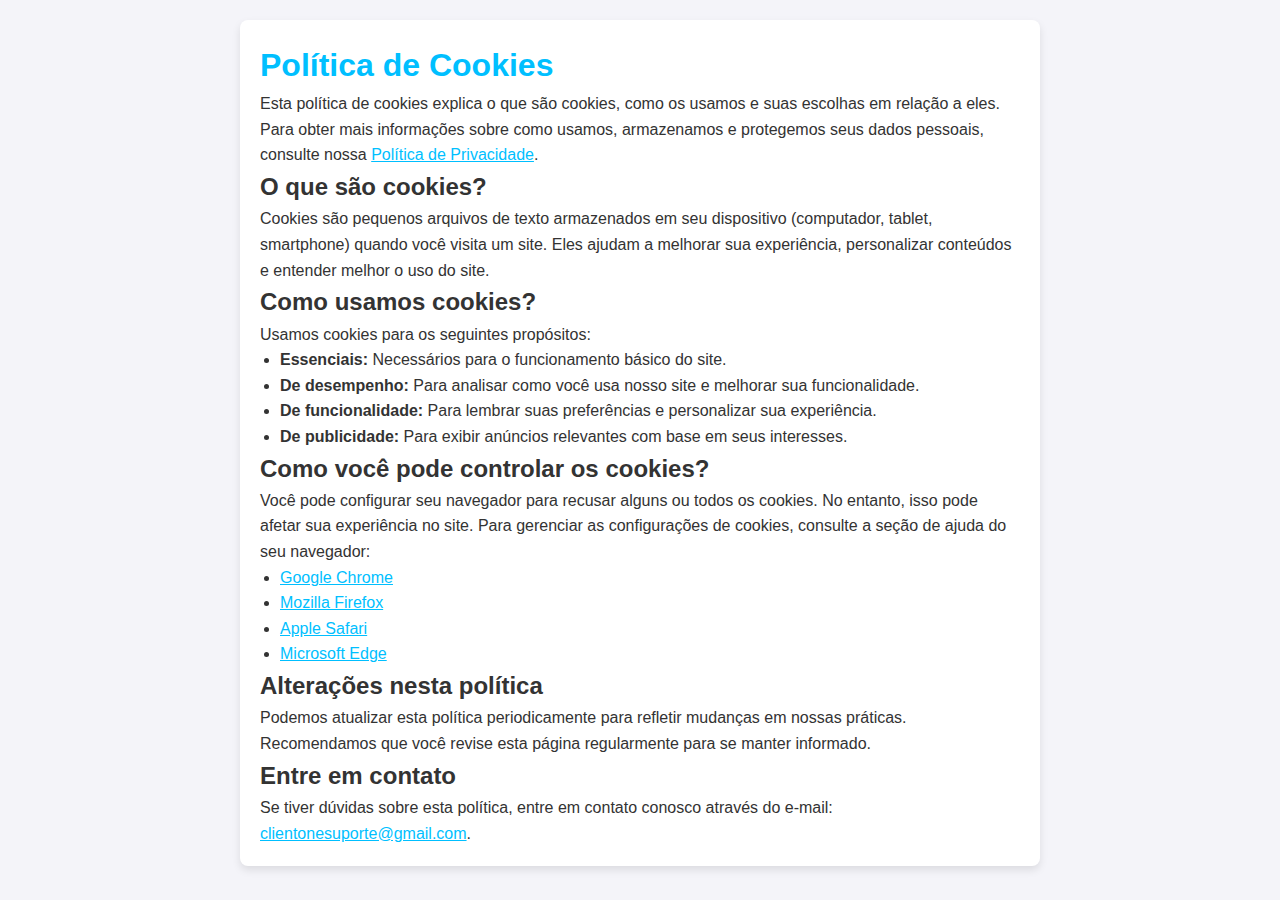
<file: politica-de-cookies.html>
<!DOCTYPE html>
<html lang="pt-BR">
<head>
    <meta charset="UTF-8">
    <meta name="viewport" content="width=device-width, initial-scale=1.0">
    <title>ClientOne - Política de Cookies</title>
    <link rel="stylesheet" href="../static/css/styles.css">
    <link rel="icon" type="image/png" href="../favicon/favicon-96x96.png" sizes="96x96" />
    <link rel="icon" type="image/svg+xml" href="../favicon/favicon.svg" />
    <link rel="shortcut icon" href="../favicon/favicon.ico" />
    <link rel="apple-touch-icon" sizes="180x180" href="../favicon/apple-touch-icon.png" />
    <link rel="manifest" href="../favicon/site.webmanifest" />
    <style>
        body {
            font-family: Arial, sans-serif;
            line-height: 1.6;
            margin: 0;
            padding: 0;
            background-color: #f4f4f9;
            color: #333;
        }

        .container {
            max-width: 800px;
            margin: 20px auto;
            padding: 20px;
            background: #fff;
            box-shadow: 0 4px 8px rgba(0, 0, 0, 0.1);
            border-radius: 8px;
        }

        h1 {
            color: #00bfff;
        }

        a {
            color: #00bfff;
            text-decoration: underline;
        }

        a:hover {
            text-decoration: none;
        }

        ul {
            padding-left: 20px;
        }
    </style>
</head>
<body>
    <div class="container">
        <h1>Política de Cookies</h1>
        <p>
            Esta política de cookies explica o que são cookies, como os usamos e suas escolhas em relação a eles. 
            Para obter mais informações sobre como usamos, armazenamos e protegemos seus dados pessoais, consulte nossa 
            <a href="politica-de-privacidade.html">Política de Privacidade</a>.
        </p>

        <h2>O que são cookies?</h2>
        <p>
            Cookies são pequenos arquivos de texto armazenados em seu dispositivo (computador, tablet, smartphone) quando você visita um site. 
            Eles ajudam a melhorar sua experiência, personalizar conteúdos e entender melhor o uso do site.
        </p>

        <h2>Como usamos cookies?</h2>
        <p>Usamos cookies para os seguintes propósitos:</p>
        <ul>
            <li><strong>Essenciais:</strong> Necessários para o funcionamento básico do site.</li>
            <li><strong>De desempenho:</strong> Para analisar como você usa nosso site e melhorar sua funcionalidade.</li>
            <li><strong>De funcionalidade:</strong> Para lembrar suas preferências e personalizar sua experiência.</li>
            <li><strong>De publicidade:</strong> Para exibir anúncios relevantes com base em seus interesses.</li>
        </ul>

        <h2>Como você pode controlar os cookies?</h2>
        <p>
            Você pode configurar seu navegador para recusar alguns ou todos os cookies. No entanto, isso pode afetar sua experiência no site. 
            Para gerenciar as configurações de cookies, consulte a seção de ajuda do seu navegador:
        </p>
        <ul>
            <li><a href="https://support.google.com/chrome/answer/95647" target="_blank">Google Chrome</a></li>
            <li><a href="https://support.mozilla.org/pt-BR/kb/ativar-desativar-cookies-websites-usam" target="_blank">Mozilla Firefox</a></li>
            <li><a href="https://support.apple.com/pt-br/guide/safari/sfri11471/mac" target="_blank">Apple Safari</a></li>
            <li><a href="https://support.microsoft.com/pt-br/help/17442/windows-internet-explorer-delete-manage-cookies" target="_blank">Microsoft Edge</a></li>
        </ul>

        <h2>Alterações nesta política</h2>
        <p>
            Podemos atualizar esta política periodicamente para refletir mudanças em nossas práticas. 
            Recomendamos que você revise esta página regularmente para se manter informado.
        </p>

        <h2>Entre em contato</h2>
        <p>
            Se tiver dúvidas sobre esta política, entre em contato conosco através do e-mail:
            <a href="mailto:clientonesuporte@gmail.com">clientonesuporte@gmail.com</a>.
        </p>
    </div>
</body>
</html>
</file>
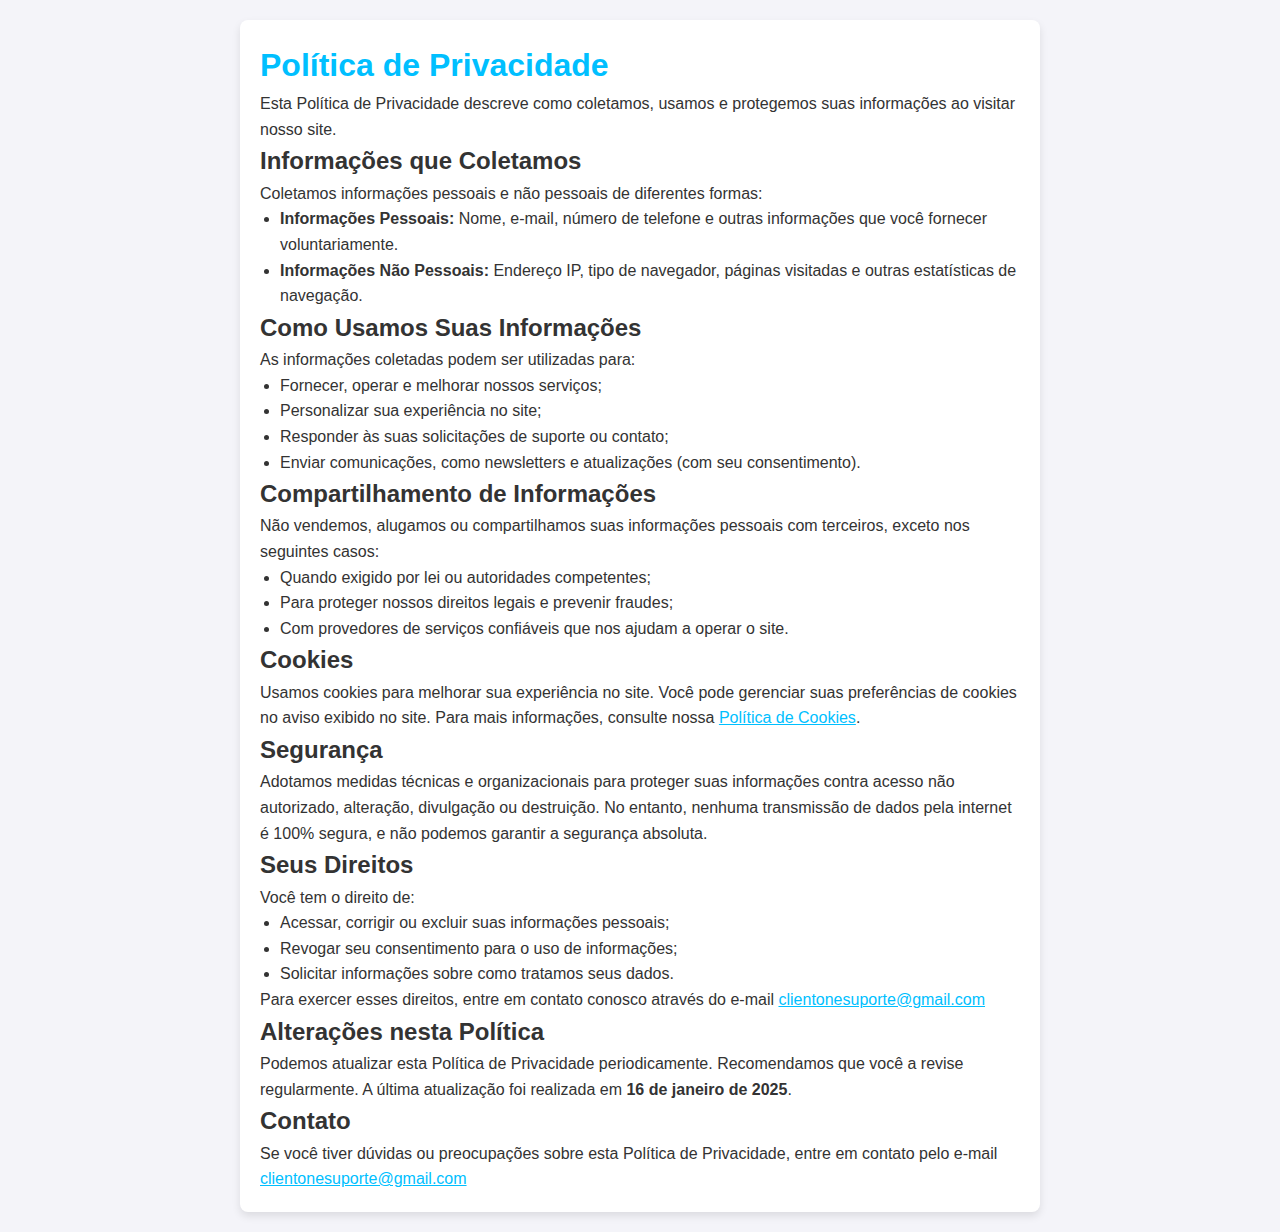
<file: politica-de-privacidade.html>
<!DOCTYPE html>
<html lang="pt-BR">
<head>
    <meta charset="UTF-8">
    <meta name="viewport" content="width=device-width, initial-scale=1.0">
    <title>ClientOne - Política de Privacidade</title>
    <link rel="stylesheet" href="../static/css/styles.css">
    <link rel="icon" type="image/png" href="../favicon/favicon-96x96.png" sizes="96x96" />
    <link rel="icon" type="image/svg+xml" href="../favicon/favicon.svg" />
    <link rel="shortcut icon" href="../favicon/favicon.ico" />
    <link rel="apple-touch-icon" sizes="180x180" href="../favicon/apple-touch-icon.png" />
    <link rel="manifest" href="../favicon/site.webmanifest" />
    <style>
        body {
            font-family: Arial, sans-serif;
            line-height: 1.6;
            margin: 0;
            padding: 0;
            background-color: #f4f4f9;
            color: #333;
        }

        .container {
            max-width: 800px;
            margin: 20px auto;
            padding: 20px;
            background: #fff;
            box-shadow: 0 4px 8px rgba(0, 0, 0, 0.1);
            border-radius: 8px;
        }

        h1 {
            color: #00bfff;
        }

        a {
            color: #00bfff;
            text-decoration: underline;
        }

        a:hover {
            text-decoration: none;
        }

        ul {
            padding-left: 20px;
        }
    </style>
</head>
<body>
    <div class="container">
        <h1>Política de Privacidade</h1>
        <p>Esta Política de Privacidade descreve como coletamos, usamos e protegemos suas informações ao visitar nosso site.</p>

        <h2>Informações que Coletamos</h2>
        <p>Coletamos informações pessoais e não pessoais de diferentes formas:</p>
        <ul>
            <li><strong>Informações Pessoais:</strong> Nome, e-mail, número de telefone e outras informações que você fornecer voluntariamente.</li>
            <li><strong>Informações Não Pessoais:</strong> Endereço IP, tipo de navegador, páginas visitadas e outras estatísticas de navegação.</li>
        </ul>

        <h2>Como Usamos Suas Informações</h2>
        <p>As informações coletadas podem ser utilizadas para:</p>
        <ul>
            <li>Fornecer, operar e melhorar nossos serviços;</li>
            <li>Personalizar sua experiência no site;</li>
            <li>Responder às suas solicitações de suporte ou contato;</li>
            <li>Enviar comunicações, como newsletters e atualizações (com seu consentimento).</li>
        </ul>

        <h2>Compartilhamento de Informações</h2>
        <p>Não vendemos, alugamos ou compartilhamos suas informações pessoais com terceiros, exceto nos seguintes casos:</p>
        <ul>
            <li>Quando exigido por lei ou autoridades competentes;</li>
            <li>Para proteger nossos direitos legais e prevenir fraudes;</li>
            <li>Com provedores de serviços confiáveis que nos ajudam a operar o site.</li>
        </ul>

        <h2>Cookies</h2>
        <p>Usamos cookies para melhorar sua experiência no site. Você pode gerenciar suas preferências de cookies no aviso exibido no site. Para mais informações, consulte nossa <a href="politica-de-cookies.html">Política de Cookies</a>.</p>

        <h2>Segurança</h2>
        <p>Adotamos medidas técnicas e organizacionais para proteger suas informações contra acesso não autorizado, alteração, divulgação ou destruição. No entanto, nenhuma transmissão de dados pela internet é 100% segura, e não podemos garantir a segurança absoluta.</p>

        <h2>Seus Direitos</h2>
        <p>Você tem o direito de:</p>
        <ul>
            <li>Acessar, corrigir ou excluir suas informações pessoais;</li>
            <li>Revogar seu consentimento para o uso de informações;</li>
            <li>Solicitar informações sobre como tratamos seus dados.</li>
        </ul>
        <p>Para exercer esses direitos, entre em contato conosco através do e-mail <a href="mailto:clientonesuporte@gmail.com">clientonesuporte@gmail.com</a></p>

        <h2>Alterações nesta Política</h2>
        <p>Podemos atualizar esta Política de Privacidade periodicamente. Recomendamos que você a revise regularmente. A última atualização foi realizada em <strong>16 de janeiro de 2025</strong>.</p>

        <h2>Contato</h2>
        <p>Se você tiver dúvidas ou preocupações sobre esta Política de Privacidade, entre em contato pelo e-mail <a href="mailto:clientonesuporte@gmail.com">clientonesuporte@gmail.com</a></p>
    </div>
</body>
</html>
</file>
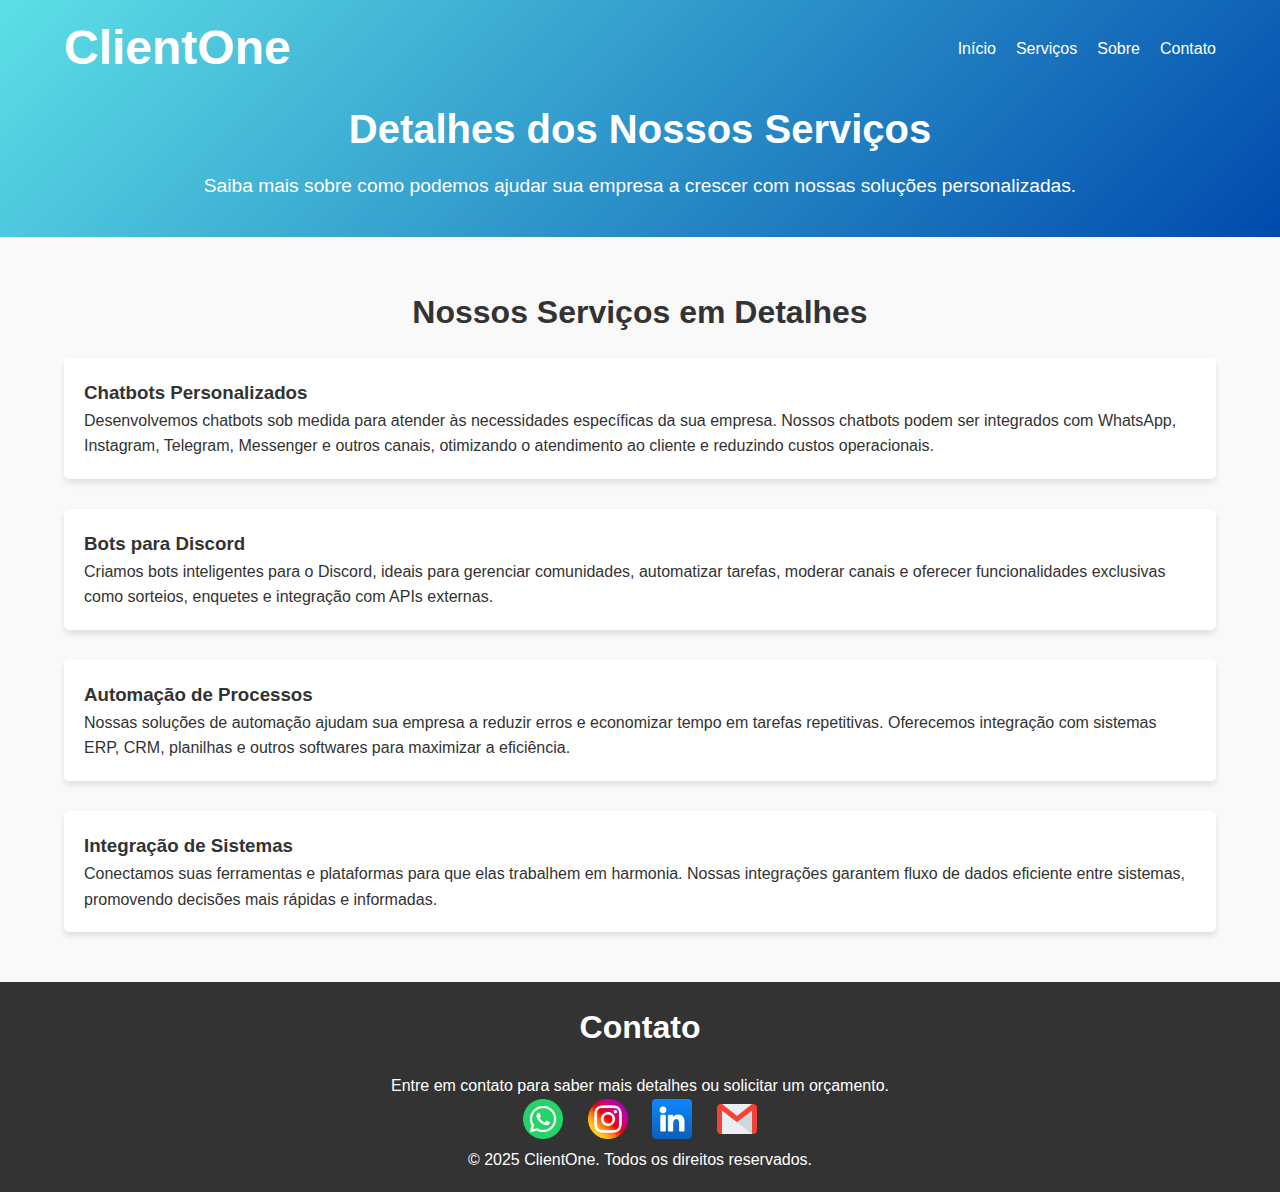
<file: services.html>
<!DOCTYPE html>
<html lang="pt-BR">
<head>
    <meta charset="UTF-8">
    <meta name="viewport" content="width=device-width, initial-scale=1.0">
    
    <!-- Open Graph Protocol -->
    <meta property="og:title" content="clientone.com.br">
    <meta property="og:description" content="A ClientOne é especializada em criar soluções personalizadas de chatbots, automação e integração de sistemas para empresas de todos os portes.">
    <meta property="og:image" content="https://clientone.com.br/img/logo.png">
    <meta property="og:url" content="https://clientone.com.br/">
    <meta property="og:type" content="website">
    <meta name="description" content="ClientOne - Especialistas em chatbots, automação e integração de sistemas.">
    <title>Serviços | ClientOne</title>
    <link rel="stylesheet" href="static/css/styles.css">
    <link rel="icon" type="image/png" href="/favicon/favicon-96x96.png" sizes="96x96" />
    <link rel="icon" type="image/svg+xml" href="/favicon/favicon.svg" />
    <link rel="shortcut icon" href="/favicon/favicon.ico" />
    <link rel="apple-touch-icon" sizes="180x180" href="/favicon/apple-touch-icon.png" />
    <link rel="manifest" href="/favicon/site.webmanifest" />
</head>
<body>
    <header class="hero">
        <div class="container">
            <nav class="navbar">
                <h1 class="logo">ClientOne</h1>
                <button class="toggle-menu" aria-label="Abrir Menu">
                    <span class="line"></span>
                    <span class="line"></span>
                    <span class="line"></span>
                </button>
                <ul class="nav-links">
                    <li><a href="index.html">Início</a></li>
                    <li><a href="#services">Serviços</a></li>
                    <li><a href="index.html#about">Sobre</a></li>
                    <li><a href="index.html#contact">Contato</a></li>
                </ul>
            </nav>
            <div class="hero-content">
                <h2>Detalhes dos Nossos Serviços</h2>
                <p>Saiba mais sobre como podemos ajudar sua empresa a crescer com nossas soluções personalizadas.</p>
            </div>
        </div>
    </header>

    <main>
        <section id="services" class="services-detailed">
            <div class="container">
                <h2 class="section-title">Nossos Serviços em Detalhes</h2>
                <div class="service-details">
                    <div class="service-item">
                        <h3>Chatbots Personalizados</h3>
                        <p>
                            Desenvolvemos chatbots sob medida para atender às necessidades específicas da sua empresa. 
                            Nossos chatbots podem ser integrados com WhatsApp, Instagram, Telegram, Messenger e outros canais, 
                            otimizando o atendimento ao cliente e reduzindo custos operacionais.
                        </p>
                    </div>
                    <div class="service-item">
                        <h3>Bots para Discord</h3>
                        <p>
                            Criamos bots inteligentes para o Discord, ideais para gerenciar comunidades, automatizar tarefas, 
                            moderar canais e oferecer funcionalidades exclusivas como sorteios, enquetes e integração com APIs externas.
                        </p>
                    </div>
                    <div class="service-item">
                        <h3>Automação de Processos</h3>
                        <p>
                            Nossas soluções de automação ajudam sua empresa a reduzir erros e economizar tempo em tarefas repetitivas. 
                            Oferecemos integração com sistemas ERP, CRM, planilhas e outros softwares para maximizar a eficiência.
                        </p>
                    </div>
                    <div class="service-item">
                        <h3>Integração de Sistemas</h3>
                        <p>
                            Conectamos suas ferramentas e plataformas para que elas trabalhem em harmonia. 
                            Nossas integrações garantem fluxo de dados eficiente entre sistemas, promovendo decisões mais rápidas e informadas.
                        </p>
                    </div>
                </div>
            </div>
        </section>
    </main>

    <footer class="footer">
        <div class="container">
            <h2 class="section-title">Contato</h2>
            <p>Entre em contato para saber mais detalhes ou solicitar um orçamento.</p>
            <div class="social-links">
                <a href="https://wa.me/5579999801810?text=Olá, quero automatizar!%20
                " target="_blank" title="WhatsApp">
                    <img src="/icons/whatsapp.png" alt="WhatsApp Logo" class="social-icon">
                </a>
                <a href="https://www.instagram.com/clientonesolutions" target="_blank" title="Instagram">
                    <img src="/icons/instagram.png" alt="Instagram Logo" class="social-icon">
                </a>
                <a href="#" target="_blank" title="LinkedIn">
                    <img src="/icons/linkedin (1).png" alt="LinkedIn Logo" class="social-icon">
                </a>
                <a href="mailto:clientonesuporte@gmail.com" target="_blank" title="E-mail">
                    <img src="/icons/gmail.png" alt="E-mail Logo" class="social-icon">
                </a>
            </div>
            <p>&copy; 2025 ClientOne. Todos os direitos reservados.</p>
        </div>
    </footer>
    <script src="static/js/scripts.js"></script>
</body>
</html>
</file>
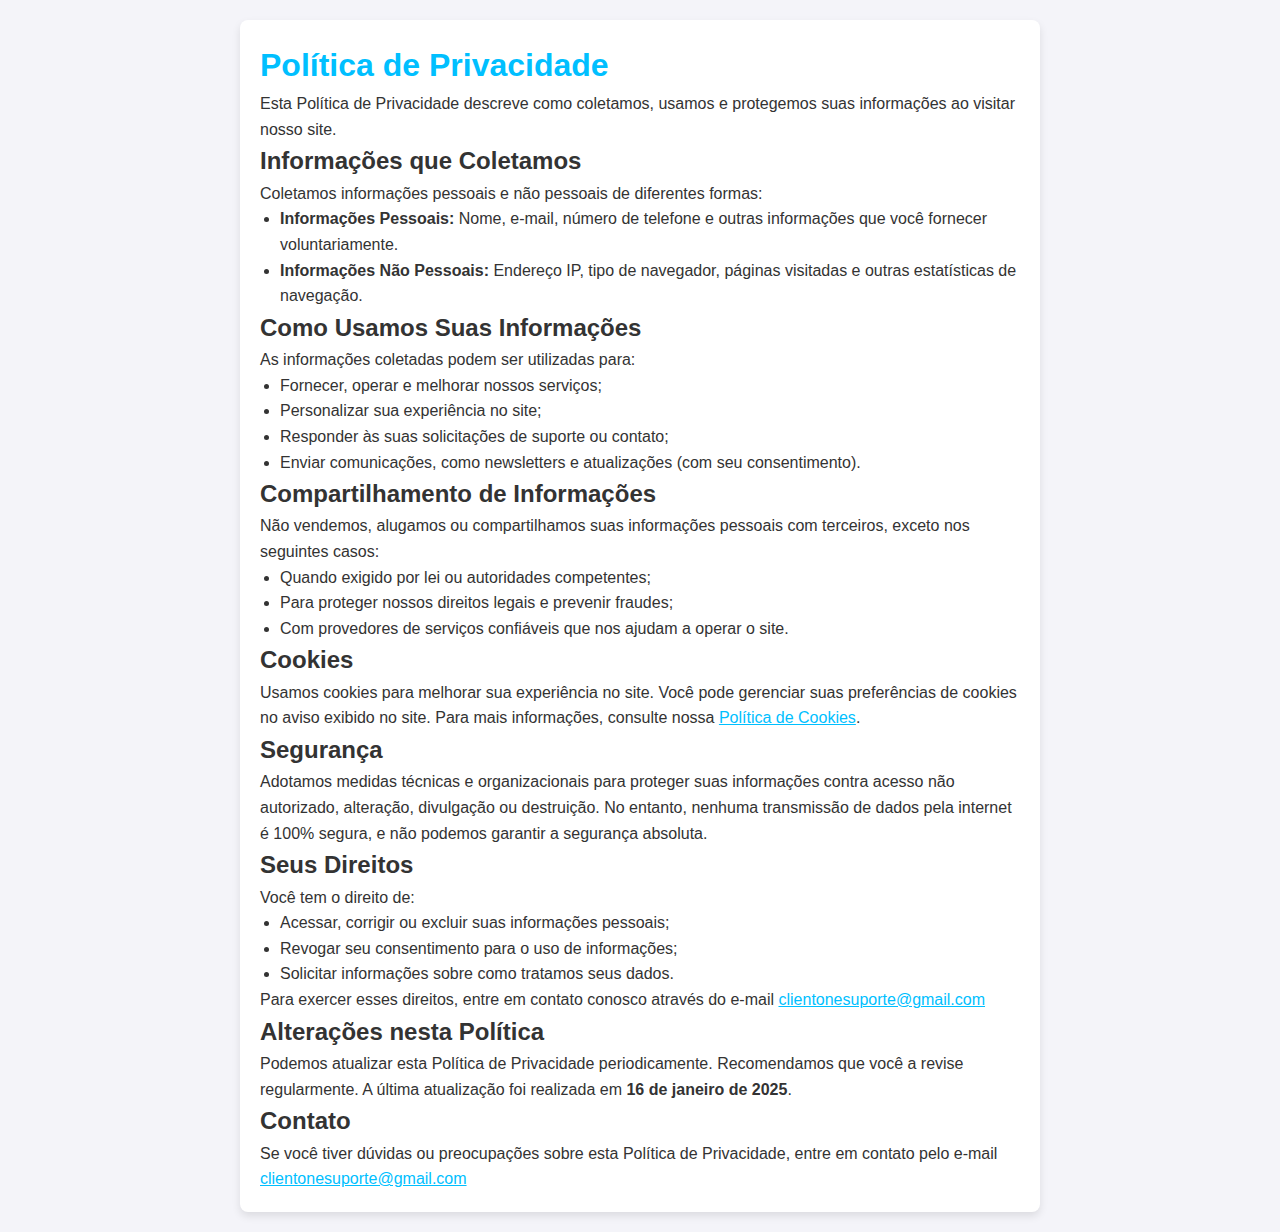
<file: templates/politica-de-privacidade.html>
<!DOCTYPE html>
<html lang="pt-BR">
<head>
    <meta charset="UTF-8">
    <meta name="viewport" content="width=device-width, initial-scale=1.0">
    <title>Política de Privacidade</title>
    <link rel="stylesheet" href="../static/css/styles.css">
    <link rel="icon" type="image/png" href="../favicon/favicon-96x96.png" sizes="96x96" />
    <link rel="icon" type="image/svg+xml" href="../favicon/favicon.svg" />
    <link rel="shortcut icon" href="../favicon/favicon.ico" />
    <link rel="apple-touch-icon" sizes="180x180" href="../favicon/apple-touch-icon.png" />
    <link rel="manifest" href="../favicon/site.webmanifest" />
    <style>
        body {
            font-family: Arial, sans-serif;
            line-height: 1.6;
            margin: 0;
            padding: 0;
            background-color: #f4f4f9;
            color: #333;
        }

        .container {
            max-width: 800px;
            margin: 20px auto;
            padding: 20px;
            background: #fff;
            box-shadow: 0 4px 8px rgba(0, 0, 0, 0.1);
            border-radius: 8px;
        }

        h1 {
            color: #00bfff;
        }

        a {
            color: #00bfff;
            text-decoration: underline;
        }

        a:hover {
            text-decoration: none;
        }

        ul {
            padding-left: 20px;
        }
    </style>
</head>
<body>
    <div class="container">
        <h1>Política de Privacidade</h1>
        <p>Esta Política de Privacidade descreve como coletamos, usamos e protegemos suas informações ao visitar nosso site.</p>

        <h2>Informações que Coletamos</h2>
        <p>Coletamos informações pessoais e não pessoais de diferentes formas:</p>
        <ul>
            <li><strong>Informações Pessoais:</strong> Nome, e-mail, número de telefone e outras informações que você fornecer voluntariamente.</li>
            <li><strong>Informações Não Pessoais:</strong> Endereço IP, tipo de navegador, páginas visitadas e outras estatísticas de navegação.</li>
        </ul>

        <h2>Como Usamos Suas Informações</h2>
        <p>As informações coletadas podem ser utilizadas para:</p>
        <ul>
            <li>Fornecer, operar e melhorar nossos serviços;</li>
            <li>Personalizar sua experiência no site;</li>
            <li>Responder às suas solicitações de suporte ou contato;</li>
            <li>Enviar comunicações, como newsletters e atualizações (com seu consentimento).</li>
        </ul>

        <h2>Compartilhamento de Informações</h2>
        <p>Não vendemos, alugamos ou compartilhamos suas informações pessoais com terceiros, exceto nos seguintes casos:</p>
        <ul>
            <li>Quando exigido por lei ou autoridades competentes;</li>
            <li>Para proteger nossos direitos legais e prevenir fraudes;</li>
            <li>Com provedores de serviços confiáveis que nos ajudam a operar o site.</li>
        </ul>

        <h2>Cookies</h2>
        <p>Usamos cookies para melhorar sua experiência no site. Você pode gerenciar suas preferências de cookies no aviso exibido no site. Para mais informações, consulte nossa <a href="politica-de-cookies.html">Política de Cookies</a>.</p>

        <h2>Segurança</h2>
        <p>Adotamos medidas técnicas e organizacionais para proteger suas informações contra acesso não autorizado, alteração, divulgação ou destruição. No entanto, nenhuma transmissão de dados pela internet é 100% segura, e não podemos garantir a segurança absoluta.</p>

        <h2>Seus Direitos</h2>
        <p>Você tem o direito de:</p>
        <ul>
            <li>Acessar, corrigir ou excluir suas informações pessoais;</li>
            <li>Revogar seu consentimento para o uso de informações;</li>
            <li>Solicitar informações sobre como tratamos seus dados.</li>
        </ul>
        <p>Para exercer esses direitos, entre em contato conosco através do e-mail <a href="mailto:clientonesuporte@gmail.com">clientonesuporte@gmail.com</a></p>

        <h2>Alterações nesta Política</h2>
        <p>Podemos atualizar esta Política de Privacidade periodicamente. Recomendamos que você a revise regularmente. A última atualização foi realizada em <strong>16 de janeiro de 2025</strong>.</p>

        <h2>Contato</h2>
        <p>Se você tiver dúvidas ou preocupações sobre esta Política de Privacidade, entre em contato pelo e-mail <a href="mailto:clientonesuporte@gmail.com">clientonesuporte@gmail.com</a></p>
    </div>
</body>
</html>
</file>
<file: static/css/styles.css>
:root {
    --primary-color: #5de0e6;
    --secondary-color: #004aad;
    --text-color: #333;
    --background-gradient: linear-gradient(135deg, #5de0e6, #004aad);
    --background-gradient2: linear-gradient(135deg, #004aad, #5de0e6);

    --font-family: 'Arial', sans-serif;
}

* {
    margin: 0;
    padding: 0;
    box-sizing: border-box;
}

body {
    font-family: var(--font-family);
    color: var(--text-color);
    line-height: 1.6;
}

.cookie-consent {
    position: fixed;
    bottom: 20px;
    left: 20px;
    right: 20px;
    background-color: var(--text-color);
    color: white;
    padding: 15px;
    border-radius: 8px;
    box-shadow: 0 4px 6px rgba(0, 0, 0, 0.1);
    display: flex;
    justify-content: space-between;
    align-items: center;
    font-size: 14px;
    z-index: 1000;
}

.cookie-consent a {
    color: white;
    text-decoration: underline;
}

.cookie-buttons {
    display: flex;
    gap: 10px;
}

.cookie-consent button {
    background-color: white;
    color: var(--text-color);
    border: none;
    padding: 10px 15px;
    border-radius: 5px;
    cursor: pointer;
    font-weight: bold;
}

.cookie-consent button:hover {
    background-color: #e6f7ff;
}

.container {
    width: 90%;
    max-width: 1200px;
    margin: 0 auto;
}

.hero {
    background: var(--background-gradient);
    color: #fff;
    text-align: center;
    padding-top: 0px;
    padding-bottom: 15px;
}

.navbar {
    display: flex;
    justify-content: space-between;
    align-items: center;
    padding: 10px 0;
}

.logo {
    font-weight: bold;
    font-size: 3rem;
}

.nav-links {
    list-style: none;
    display: flex;
    gap: 20px;
    transition: transform 0.3s ease-in-out;
}

.nav-links a {
    color: #fff;
    text-decoration: none;
    font-size: 1rem;
}

.nav-links a:hover {
    color: var(--primary-color);
    
}

/* Menu Toggle */
.toggle-menu {
    display: none;
    flex-direction: column;
    gap: 5px;
    background: transparent;
    border: none;
    cursor: pointer;
}

.toggle-menu .line {
    width: 25px;
    height: 3px;
    background: #fff;
    border-radius: 5px;
}

.hero-content h2 {
    font-size: 2.5rem;
    margin-bottom: 10px;
}

.hero-content p {
    font-size: 1.2rem;
    margin-bottom: 20px;
}

.cta-btn {
    background: #fff;
    color: var(--secondary-color);
    padding: 10px 20px;
    text-decoration: none;
    border-radius: 5px;
    font-weight: bold;
}

.cta-btn:hover {
    background: var(--primary-color);
    color: #fff;
}

.services-detailed {
    padding: 50px 0;
    background: #f9f9f9;
}

.service-details {
    display: flex;
    flex-direction: column;
    gap: 30px;
}

.service-item {
    background: #fff;
    padding: 20px;
    border-radius: 5px;
    box-shadow: 0 4px 6px rgba(0, 0, 0, 0.1);
    transition: transform 0.3s ease, box-shadow 0.3s ease;
}

.service-item:hover {
    transform: translateY(-5px);
    box-shadow: 0 6px 8px rgba(0, 0, 0, 0.15);
}

.services, .about {
    padding: 50px 0;
}

.section-title {
    font-size: 2rem;
    margin-bottom: 20px;
    text-align: center;
}

.service-cards {
    display: flex;
    gap: 20px;
    flex-wrap: wrap;
}

.card {
    background: #f4f4f4;
    padding: 20px;
    border-radius: 5px;
    flex: 1;
    min-width: 250px;
    text-align: center;
    box-shadow: 0 4px 6px rgba(0, 0, 0, 0.1);
    transition: transform 0.3s ease, box-shadow 0.3s ease;
}
.card p {
    padding-bottom: 20px;
}

#cta-btn {
    background: var(--background-gradient);
    color: #fff;
    padding: 10px 20px;
    text-decoration: none;
    border-radius: 5px;
    font-weight: bold;
}

#cta-btn:hover {
    background: var(--primary-color);
    color: #fff;
}

.card:hover {
    transform: translateY(-5px);
    box-shadow: 0 6px 8px rgba(0, 0, 0, 0.15);
}

.card h3 {
    margin-bottom: 10px;
    color: var(--secondary-color);
}

/* Seção de Contato */
#contato {
    padding: 50px 20px;
    background: #f9f9f9;
    text-align: center;
}

#contato h2 {
    font-size: 2rem;
    margin-bottom: 20px;
}

#contato p {
    font-size: 1.1rem;
    margin-bottom: 30px;
    line-height: 1.6;
}

#contactForm {
    max-width: 600px;
    margin: 0 auto;
    display: flex;
    flex-direction: column;
    gap: 15px;
}

#contactForm input,
#contactForm textarea {
    width: 100%;
    padding: 15px;
    border: none;
    border-radius: 5px;
    font-size: 1rem;
    color: #333;
    box-shadow: 0px 2px 4px rgba(0, 0, 0, 0.1);
}

#contactForm input:focus,
#contactForm textarea:focus {
    outline: none;
    border: 2px solid #004aad;
}

#contactForm textarea {
    min-height: 150px;
    resize: none;
}

#contactForm button {
    background: var(--background-gradient);
    color: #fff;
    border: none;
    padding: 15px;
    font-size: 1rem;
    border-radius: 5px;
    cursor: pointer;
    transition: background 0.3s ease;
}

#contactForm button:hover {
    background: var(--primary-color);
}

.footer {
    background: var(--text-color);
    color: #fff;
    padding: 20px 0;
    text-align: center;
}

.social-icon {
    width: 40px;
    height: 40px;
    transition: transform 0.3s ease;
}

.social-icon:hover {
    transform: scale(1.2);
}

.social-links a {
    color: #fff;
    margin: 0 10px;
    text-decoration: none;
}

.social-links a:hover {
    text-decoration: underline;
}

/* Responsividade */
@media (max-width: 768px) {
    .navbar {
        flex-direction: row;
        justify-content: space-between;
        align-items: center;
    }

    .logo {
        text-align: center;
        flex-grow: 1;
    }

    .toggle-menu {
        display: flex;
        align-items: center;
        justify-content: center;
        background: transparent;
        border: none;
        cursor: pointer;
    }

    .hero-content h2 {
        font-size: 1.5rem;
        margin-bottom: 10px;
    }

    .hero-content p {
        font-size: 1.1rem;
        margin-bottom: 20px;
    }

    .nav-links {
        flex-direction: column;
        gap: 10px;
        position: absolute;
        top: 100px;
        left: 0;
        width: 100%;
        background: var(--background-gradient);
        padding: 10px 0;
        box-shadow: 0px 4px 6px rgba(0, 0, 0, 0.1);
        transform: translateY(-150%);
        opacity: 0;
        visibility: hidden;
        transition: transform 0.3s ease, opacity 0.3s ease;
        z-index: 100;
    }

    .nav-links.open {
        transform: translateY(0);
        opacity: 1;
        visibility: visible;
    }

    .nav-links a {
        color: #fff;
        padding: 10px;
        text-align: center;
        display: block;
        font-size: 1rem;
        text-decoration: none;
        transition: background 0.3s ease;
    }

    .nav-links a:hover {
        background: rgba(255, 255, 255, 0.2);
    }

    #contato {
        padding: 30px 10px;
    }

    #contactForm {
        width: 100%;
        padding: 0 10px;
    }
}
</file>
